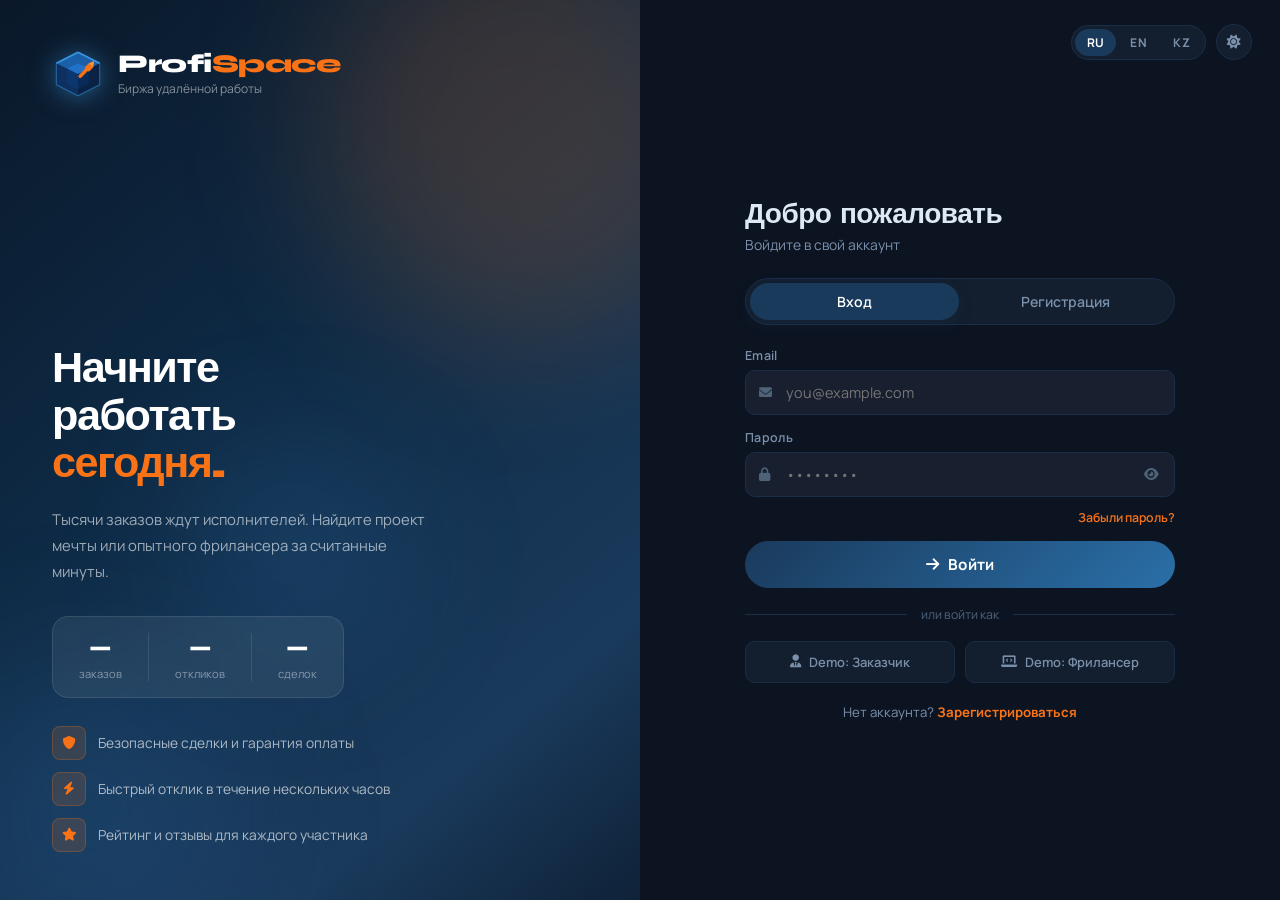
<file: index.html>
<!DOCTYPE html>
<html lang="ru" data-theme="light">
<head>
    <meta charset="UTF-8">
    <meta name="viewport" content="width=device-width, initial-scale=1.0">
    <title>ProfiSpace — Биржа удалённой работы</title>
    <link href="https://fonts.googleapis.com/css2?family=Syne:wght@400;500;600;700;800&family=Manrope:wght@300;400;500;600;700&display=swap" rel="stylesheet">
    <link rel="stylesheet" href="https://cdnjs.cloudflare.com/ajax/libs/font-awesome/6.0.0-beta3/css/all.min.css">
    <link rel="stylesheet" href="style.css">
</head>
<body>
<div class="app-container">

    <header class="header">
        <div class="logo">
            <div class="logo-svg">
                <svg width="48" height="48" viewBox="0 0 48 48" fill="none" xmlns="http://www.w3.org/2000/svg">
                  <!-- Back face -->
                  <polygon points="24,4 44,14 44,34 24,44 4,34 4,14" fill="#0e2a45" stroke="#1a4a7a" stroke-width="0.5"/>
                  <!-- Left face -->
                  <polygon points="4,14 24,24 24,44 4,34" fill="#0d3060"/>
                  <!-- Right face -->
                  <polygon points="44,14 24,24 24,44 44,34" fill="#0a2244"/>
                  <!-- Top face -->
                  <polygon points="4,14 24,4 44,14 24,24" fill="#1a5fa8"/>
                  <!-- Inner left -->
                  <polygon points="14,19 24,24 24,38 14,33" fill="#0d3a72" opacity="0.8"/>
                  <!-- Inner right -->
                  <polygon points="34,19 24,24 24,38 34,33" fill="#0a2d5e" opacity="0.8"/>
                  <!-- Inner top -->
                  <polygon points="14,19 24,14 34,19 24,24" fill="#2271c8" opacity="0.9"/>
                  <!-- Glow edge top-left -->
                  <line x1="4" y1="14" x2="24" y2="4" stroke="#3d9be8" stroke-width="1.2" opacity="0.7"/>
                  <line x1="24" y1="4" x2="44" y2="14" stroke="#3d9be8" stroke-width="1.2" opacity="0.7"/>
                  <!-- Orange arrow -->
                  <polyline points="28,28 34,22 34,26" stroke="#f97316" stroke-width="2.5" stroke-linecap="round" stroke-linejoin="round" fill="none"/>
                  <line x1="28" y1="28" x2="34" y2="22" stroke="#f97316" stroke-width="2.5" stroke-linecap="round"/>
                  <polyline points="34,22 38,22 38,26" stroke="#f97316" stroke-width="2.5" stroke-linecap="round" stroke-linejoin="round" fill="none"/>
                  <!-- Arrow head -->
                  <polygon points="38,18 42,22 38,22" fill="#f97316"/>
                </svg>
            </div>
            <div>
                <h1>Profi<span class="logo-accent">Space</span></h1>
                <p data-i18n="subtitle">Биржа удалённой работы</p>
            </div>
        </div>
        <div class="header-controls">
            <div class="lang-switcher">
                <button class="lang-btn active" data-lang="ru">RU</button>
                <button class="lang-btn" data-lang="en">EN</button>
                <button class="lang-btn" data-lang="kz">KZ</button>
            </div>
            <button class="theme-toggle" id="themeToggle">
                <i class="fas fa-moon" id="themeIcon"></i>
            </button>
            <div class="user-status" id="userStatus">
                <i class="fas fa-sign-in-alt"></i>
                <span data-i18n="loginPrompt">Войдите, чтобы продолжить</span>
            </div>
            <button class="btn-outline" id="loginBtn" style="display:none" onclick="window.location.href='login.html'">
                <i class="fas fa-user-plus"></i>
                <span data-i18n="loginBtn">Вход / Регистрация</span>
            </button>
            <button class="btn-logout" id="logoutBtn" style="display:none" onclick="handleLogout()">
                <i class="fas fa-sign-out-alt"></i>
                <span data-i18n="logout">Выйти</span>
            </button>
        </div>
    </header>

    <!-- Main -->
    <main id="mainContent" style="display:none;">
        <div class="dashboard">
            <aside class="sidebar">
                <div class="profile-card" id="profileCard"></div>
                <nav class="nav-links">
                    <button class="nav-btn active" data-tab="home">
                        <i class="fas fa-home"></i>
                        <span data-i18n="navHome">Главная</span>
                    </button>
                    <button class="nav-btn" data-tab="feed">
                        <i class="fas fa-stream"></i>
                        <span data-i18n="navProjects">Лента заказов</span>
                    </button>
                    <button class="nav-btn" data-tab="myOrders">
                        <i class="fas fa-tasks"></i>
                        <span data-i18n="navMyOrders">Мои заказы</span>
                    </button>
                    <button class="nav-btn" data-tab="myResponses">
                        <i class="fas fa-reply-all"></i>
                        <span data-i18n="navMyResponses">Мои отклики</span>
                    </button>
                    <button class="nav-btn" data-tab="deals">
                        <i class="fas fa-handshake"></i>
                        <span data-i18n="navDeals">Сделки</span>
                    </button>
                </nav>
                <button id="createOrderBtn" class="btn-create">
                    <i class="fas fa-plus-circle"></i>
                    <span data-i18n="createOrder">Создать заказ</span>
                </button>
                <button id="clearOrdersBtn" class="btn-clear">
                    <i class="fas fa-trash-alt"></i>
                    <span data-i18n="clearOrders">Очистить заказы</span>
                </button>
            </aside>

            <div class="content">

                <!-- HOME TAB -->
                <div id="homeTab" class="tab-content active">
                    <div class="hero">
                        <div class="hero-orb orb1"></div>
                        <div class="hero-orb orb2"></div>
                        <div class="hero-orb orb3"></div>
                        <div class="hero-layout">
                        <div class="hero-inner">
                            <div class="hero-badge">
                                <i class="fas fa-bolt"></i>
                                <span data-i18n="heroBadge">Платформа нового поколения</span>
                            </div>
                            <h2 class="hero-title" data-i18n="heroTitle">Будущее фриланса<br>создаётся вместе.</h2>
                            <p class="hero-desc" data-i18n="heroDesc">Технологии меняются, задачи усложняются, но главное остаётся — люди и их сотрудничество. С <strong>ProfiSpace</strong> заказчики, исполнители и идеи объединяются на одной платформе, чтобы превращать задачи в результат.</p>
                            <div class="hero-stats">
                                <div class="hero-stat">
                                    <span class="stat-val" id="statOrders">0</span>
                                    <span class="stat-lbl" data-i18n="statOrders">заказов</span>
                                </div>
                                <div class="stat-sep"></div>
                                <div class="hero-stat">
                                    <span class="stat-val" id="statResponses">0</span>
                                    <span class="stat-lbl" data-i18n="statResponses">откликов</span>
                                </div>
                                <div class="stat-sep"></div>
                                <div class="hero-stat">
                                    <span class="stat-val" id="statDeals">0</span>
                                    <span class="stat-lbl" data-i18n="statDeals">сделок</span>
                                </div>
                            </div>
                            <div class="hero-actions">
                                <button class="btn-primary hero-cta" data-goto="feed">
                                    <i class="fas fa-stream"></i>
                                    <span data-i18n="goToFeed">Перейти к ленте</span>
                                </button>
                                <button class="btn-ghost" id="heroCreateBtn">
                                    <i class="fas fa-plus"></i>
                                    <span data-i18n="createOrder">Создать заказ</span>
                                </button>
                            </div>
                        </div>
                        <div class="hero-right">
                            <div class="hero-right-glow"></div>
                            <svg class="hero-cube-big" width="130" height="130" viewBox="0 0 48 48" fill="none" xmlns="http://www.w3.org/2000/svg">
                              <polygon points="4,14 24,24 24,44 4,34" fill="#0d3060"/>
                              <polygon points="44,14 24,24 24,44 44,34" fill="#0a2244"/>
                              <polygon points="4,14 24,4 44,14 24,24" fill="#1a5fa8"/>
                              <polygon points="14,19 24,24 24,38 14,33" fill="#0d3a72" opacity="0.8"/>
                              <polygon points="34,19 24,24 24,38 34,33" fill="#0a2d5e" opacity="0.8"/>
                              <polygon points="14,19 24,14 34,19 24,24" fill="#2271c8"/>
                              <line x1="4" y1="14" x2="24" y2="4" stroke="#3d9be8" stroke-width="1.5" opacity="0.95"/>
                              <line x1="24" y1="4" x2="44" y2="14" stroke="#3d9be8" stroke-width="1.5" opacity="0.95"/>
                              <line x1="4" y1="14" x2="4" y2="34" stroke="#3d9be8" stroke-width="1" opacity="0.5"/>
                              <line x1="44" y1="14" x2="44" y2="34" stroke="#3d9be8" stroke-width="1" opacity="0.5"/>
                              <line x1="4" y1="34" x2="24" y2="44" stroke="#3d9be8" stroke-width="1" opacity="0.5"/>
                              <line x1="44" y1="34" x2="24" y2="44" stroke="#3d9be8" stroke-width="1" opacity="0.5"/>
                              <polyline points="26,26 34,18" stroke="#f97316" stroke-width="3.2" stroke-linecap="round" fill="none"/>
                              <polygon points="34,14 38,18 34,22 30,18" fill="#f97316"/>
                              <polygon points="34,14 39,12 38,18" fill="#fb923c"/>
                            </svg>
                            <div class="hero-brand-big">
                                <span class="hbb-profi">Profi</span><span class="hbb-space">Space</span>
                            </div>
                        </div>
                        </div>
                    </div><!-- /hero -->

                    <div class="sep">
                        <div class="sep-line"></div>
                        <span class="sep-text" data-i18n="latestOrders">Последние заказы</span>
                        <div class="sep-line"></div>
                    </div>

                    <div id="previewList" class="projects-grid"></div>
                    <div style="text-align:center;margin-top:24px;">
                        <button class="btn-outline" data-goto="feed">
                            <span data-i18n="allOrders">Смотреть все заказы</span>
                            <i class="fas fa-arrow-right"></i>
                        </button>
                    </div>
                </div>

                <!-- FEED TAB -->
                <div id="feedTab" class="tab-content">
                    <div class="feed-header">
                        <div class="feed-title-row">
                            <h3 class="feed-heading">
                                <i class="fas fa-stream"></i>
                                <span data-i18n="navProjects">Лента заказов</span>
                            </h3>
                            <span class="count-badge" id="feedCount">0</span>
                        </div>
                        <div class="search-filter">
                            <div class="search-wrap">
                                <i class="fas fa-search"></i>
                                <input type="text" id="searchOrders" data-i18n-placeholder="searchPlaceholder" placeholder="Поиск по названию...">
                            </div>
                            <select id="categoryFilter">
                                <option value="" data-i18n="catAll">Все категории</option>
                                <option value="Веб-разработка" data-i18n="catWeb">Веб-разработка</option>
                                <option value="Дизайн" data-i18n="catDesign">Дизайн</option>
                                <option value="Маркетинг" data-i18n="catMarketing">Маркетинг</option>
                                <option value="Мобильные приложения" data-i18n="catMobile">Мобильные приложения</option>
                                <option value="Копирайтинг" data-i18n="catCopywriting">Копирайтинг</option>
                            </select>
                        </div>
                    </div>
                    <div id="projectsList" class="projects-grid"></div>
                </div>

                <!-- MY ORDERS TAB -->
                <div id="myOrdersTab" class="tab-content">
                    <div class="tab-header">
                        <h3><i class="fas fa-tasks"></i> <span data-i18n="navMyOrders">Мои заказы</span></h3>
                    </div>
                    <div id="myOrdersList"></div>
                </div>

                <!-- MY RESPONSES TAB -->
                <div id="myResponsesTab" class="tab-content">
                    <div class="tab-header">
                        <h3><i class="fas fa-reply-all"></i> <span data-i18n="navMyResponses">Мои отклики</span></h3>
                    </div>
                    <div id="myResponsesList"></div>
                </div>

                <!-- DEALS TAB -->
                <div id="dealsTab" class="tab-content">
                    <div class="tab-header">
                        <h3><i class="fas fa-handshake"></i> <span data-i18n="navDeals">Сделки</span></h3>
                    </div>
                    <div id="dealsList"></div>
                </div>
            </div>
        </div>
    </main>

    <!-- Create Order Modal -->
    <div id="createOrderModal" class="modal" style="display:none;">
        <div class="modal-content">
            <button class="close">&times;</button>
            <div class="modal-icon"><i class="fas fa-file-alt"></i></div>
            <h3 data-i18n="newOrder">Новый заказ</h3>
            <input type="text" id="orderTitle" data-i18n-placeholder="orderTitlePh" placeholder="Название заказа">
            <select id="orderCategory">
                <option value="Веб-разработка">Веб-разработка</option>
                <option value="Дизайн">Дизайн</option>
                <option value="Маркетинг">Маркетинг</option>
                <option value="Мобильные приложения">Мобильные приложения</option>
                <option value="Копирайтинг">Копирайтинг</option>
            </select>
            <textarea id="orderDescription" rows="4" data-i18n-placeholder="orderDescPh" placeholder="Описание задач..."></textarea>
            <input type="text" id="orderBudget" data-i18n-placeholder="orderBudgetPh" placeholder="Бюджет (₽)">
            <button id="submitOrderBtn" class="btn-primary full">
                <i class="fas fa-paper-plane"></i>
                <span data-i18n="publishOrder">Опубликовать заказ</span>
            </button>
        </div>
    </div>

    <!-- Response Modal -->
    <div id="responseModal" class="modal" style="display:none;">
        <div class="modal-content">
            <button class="close">&times;</button>
            <div class="modal-icon" style="background:linear-gradient(135deg,#10b981,#34d399)"><i class="fas fa-hand-paper"></i></div>
            <h3 data-i18n="responseTitle">Отклик на заказ</h3>
            <p id="responseOrderTitle" class="order-ref"></p>
            <textarea id="responseComment" rows="4" data-i18n-placeholder="responsePh" placeholder="Ваше предложение..."></textarea>
            <input type="text" id="responsePrice" data-i18n-placeholder="responsePricePh" placeholder="Ваша цена">
            <button id="submitResponseBtn" class="btn-primary full">
                <i class="fas fa-paper-plane"></i>
                <span data-i18n="sendResponse">Отправить отклик</span>
            </button>
        </div>
    </div>

    <!-- Chat Modal -->
    <div id="chatModal" class="modal" style="display:none;">
        <div class="modal-content chat-modal">
            <button class="close">&times;</button>
            <h3 class="chat-head"><i class="fas fa-comments"></i> <span data-i18n="chatTitle">Чат:</span> <span id="chatOrderTitle"></span></h3>
            <div id="chatMessages" class="chat-messages"></div>
            <div class="chat-input">
                <input type="text" id="chatInput" data-i18n-placeholder="chatPh" placeholder="Введите сообщение...">
                <button id="sendMessageBtn"><i class="fas fa-paper-plane"></i></button>
            </div>
        </div>
    </div>

    <!-- Review Modal -->
    <div id="reviewModal" class="modal" style="display:none;">
        <div class="modal-content">
            <button class="close">&times;</button>
            <div class="modal-icon" style="background:linear-gradient(135deg,#f59e0b,#fbbf24)"><i class="fas fa-star"></i></div>
            <h3 data-i18n="leaveReview">Оставить отзыв</h3>
            <p class="review-target"><span data-i18n="executor">Исполнитель:</span> <strong id="reviewFreelancerName"></strong></p>
            <div class="rating-stars">
                <span data-rating="1">★</span><span data-rating="2">★</span>
                <span data-rating="3">★</span><span data-rating="4">★</span><span data-rating="5">★</span>
            </div>
            <textarea id="reviewText" rows="3" data-i18n-placeholder="reviewPh" placeholder="Ваш отзыв..."></textarea>
            <button id="submitReviewBtn" class="btn-primary full">
                <i class="fas fa-check"></i>
                <span data-i18n="sendReview">Отправить отзыв</span>
            </button>
        </div>
    </div>
</div>
<script src="script.js"></script>
</body>
</html>
</file>
<file: style.css>
*, *::before, *::after { margin:0; padding:0; box-sizing:border-box; }

/* ── Variables ── */
:root {
    --accent: #f97316;
    --accent-h: #e45f0a;
    --accent-soft: rgba(249,115,22,.1);
    --primary: #1a3a5c;
    --primary-h: #142f4a;
    --bg: #eef2f8;
    --bg-card: #ffffff;
    --bg-input: #f5f8fc;
    --bg-hover: #edf2f9;
    --text: #1a2b40;
    --text-sub: #5c6f87;
    --text-muted: #8a9bb0;
    --border: #dde6f0;
    --border-f: #b0c8e0;
    --shadow-s: 0 1px 4px rgba(0,0,0,.06);
    --shadow-m: 0 4px 20px rgba(0,0,0,.09);
    --shadow-l: 0 20px 50px rgba(0,0,0,.18);
    --r-s: 10px; --r-m: 16px; --r-l: 22px; --r-xl: 30px;
    --tr: .2s ease;
}
[data-theme="dark"] {
    --bg: #0c1422;
    --bg-card: #131e2e;
    --bg-input: #182030;
    --bg-hover: #1a2840;
    --text: #dde8f5;
    --text-sub: #7a90aa;
    --text-muted: #4e6278;
    --border: #1a2e48;
    --border-f: #264565;
    --shadow-s: 0 1px 4px rgba(0,0,0,.35);
    --shadow-m: 0 4px 20px rgba(0,0,0,.45);
    --shadow-l: 0 20px 50px rgba(0,0,0,.7);
}

body {
    font-family: 'Manrope', sans-serif;
    background: var(--bg);
    color: var(--text);
    min-height: 100vh;
    transition: background var(--tr), color var(--tr);
}
h1,h2,h3,h4 { font-family: 'Syne', sans-serif; }

.app-container { max-width: 1440px; margin: 0 auto; padding: 20px; }

/* ── Header ── */
.header {
    background: var(--bg-card);
    border-radius: var(--r-xl);
    padding: 14px 26px;
    display: flex;
    justify-content: space-between;
    align-items: center;
    box-shadow: var(--shadow-s);
    margin-bottom: 22px;
    border: 1px solid var(--border);
    transition: background var(--tr), border-color var(--tr);
}
.logo { display:flex; align-items:center; gap:14px; }
.logo-icon {
    width:42px; height:42px;
    background: linear-gradient(135deg, var(--primary), #2d6fa8);
    border-radius: var(--r-s);
    display:flex; align-items:center; justify-content:center;
    color:#fff; font-size:17px; flex-shrink:0;
}
.logo-svg {
    flex-shrink:0; display:flex; align-items:center; justify-content:center;
    filter: drop-shadow(0 2px 8px rgba(61,155,232,.4));
}
.logo h1 { font-size:1.45rem; font-weight:800; color:var(--primary); line-height:1; letter-spacing:-.5px; }
[data-theme="dark"] .logo h1 { color:var(--text); }
.logo-accent { color:var(--accent); }
.logo p { font-size:.73rem; color:var(--text-sub); margin-top:2px; }

.header-controls { display:flex; align-items:center; gap:10px; flex-wrap:wrap; }

/* Lang */
.lang-switcher {
    display:flex; background:var(--bg); border-radius:40px;
    padding:3px; border:1px solid var(--border); gap:2px;
}
.lang-btn {
    background:none; border:none; padding:5px 13px; border-radius:40px;
    cursor:pointer; font-size:.76rem; font-weight:700; color:var(--text-sub);
    font-family:'Manrope',sans-serif; transition:all var(--tr); letter-spacing:.4px;
}
.lang-btn.active { background:var(--primary); color:#fff; box-shadow:var(--shadow-s); }
.lang-btn:hover:not(.active) { background:var(--bg-hover); color:var(--text); }

/* Theme */
.theme-toggle {
    width:38px; height:38px; border-radius:50%;
    border:1px solid var(--border); background:var(--bg);
    cursor:pointer; display:flex; align-items:center; justify-content:center;
    color:var(--text-sub); font-size:15px; transition:all var(--tr);
}
.theme-toggle:hover { background:var(--bg-hover); color:var(--accent); border-color:var(--accent); transform:rotate(18deg); }

/* User status */
.user-status {
    background:var(--bg); border:1px solid var(--border);
    padding:7px 16px; border-radius:40px; font-size:.83rem;
    color:var(--text-sub); display:flex; align-items:center; gap:7px;
    white-space:nowrap;
}

/* Buttons */
.btn-primary {
    background:var(--primary); border:none; padding:9px 22px;
    border-radius:40px; color:#fff; cursor:pointer; font-weight:600;
    font-family:'Manrope',sans-serif; font-size:.88rem; transition:all var(--tr);
    display:inline-flex; align-items:center; gap:7px;
}
.btn-primary:hover { background:var(--primary-h); transform:translateY(-1px); box-shadow:0 6px 18px rgba(26,58,92,.28); }
.btn-primary.full { width:100%; justify-content:center; margin-top:8px; }

.btn-outline {
    background:transparent; border:1px solid var(--border); padding:8px 18px;
    border-radius:40px; cursor:pointer; font-family:'Manrope',sans-serif;
    font-size:.85rem; color:var(--text); transition:all var(--tr);
    display:inline-flex; align-items:center; gap:7px;
}
.btn-outline:hover { border-color:var(--primary); color:var(--primary); background:var(--accent-soft); }

.btn-ghost {
    background:rgba(255,255,255,.12); border:1px solid rgba(255,255,255,.25);
    padding:9px 22px; border-radius:40px; color:#fff; cursor:pointer;
    font-weight:600; font-family:'Manrope',sans-serif; font-size:.88rem;
    transition:all var(--tr); display:inline-flex; align-items:center; gap:7px;
    backdrop-filter:blur(4px);
}
.btn-ghost:hover { background:rgba(255,255,255,.2); transform:translateY(-1px); }

.btn-accent {
    background:var(--accent); border:none; padding:7px 16px; border-radius:40px;
    color:#fff; cursor:pointer; font-weight:600; font-family:'Manrope',sans-serif;
    font-size:.82rem; transition:all var(--tr); display:inline-flex; align-items:center; gap:6px;
}
.btn-accent:hover { background:var(--accent-h); transform:translateY(-1px); }

.btn-sm { padding:5px 14px !important; font-size:.78rem !important; }

.btn-create {
    width:100%; margin-top:18px;
    background:linear-gradient(135deg,var(--accent),#fb923c);
    border:none; padding:11px 20px; border-radius:40px; color:#fff;
    cursor:pointer; font-weight:700; font-family:'Manrope',sans-serif; font-size:.9rem;
    transition:all var(--tr); display:flex; align-items:center; justify-content:center; gap:8px;
}
.btn-create:hover { box-shadow:0 6px 22px rgba(249,115,22,.38); transform:translateY(-1px); }

/* ── Modal ── */
.modal {
    position:fixed; inset:0; background:rgba(0,0,0,.55);
    display:flex; align-items:center; justify-content:center; z-index:1000;
    backdrop-filter:blur(5px); animation:fadeIn .2s ease;
}
@keyframes fadeIn { from{opacity:0} to{opacity:1} }
.modal-content {
    background:var(--bg-card); border-radius:var(--r-xl);
    max-width:500px; width:92%; padding:32px; position:relative;
    box-shadow:var(--shadow-l); border:1px solid var(--border);
    animation:slideUp .25s ease;
}
@keyframes slideUp { from{transform:translateY(22px);opacity:0} to{transform:translateY(0);opacity:1} }
.modal-icon {
    width:52px; height:52px;
    background:linear-gradient(135deg,var(--primary),#2d6fa8);
    border-radius:var(--r-s); display:flex; align-items:center;
    justify-content:center; font-size:22px; color:#fff; margin-bottom:16px;
}
.modal-content h3 { font-size:1.3rem; font-weight:700; color:var(--text); margin-bottom:5px; }
.modal-sub { font-size:.84rem; color:var(--text-sub); margin-bottom:20px; }
.close {
    position:absolute; right:18px; top:16px; width:32px; height:32px;
    border-radius:50%; border:1px solid var(--border); background:var(--bg);
    cursor:pointer; font-size:18px; color:var(--text-muted);
    display:flex; align-items:center; justify-content:center;
    transition:all var(--tr); line-height:1;
}
.close:hover { background:var(--bg-hover); color:var(--text); transform:rotate(90deg); }
.modal-content input, .modal-content textarea, .modal-content select {
    width:100%; margin:7px 0; padding:11px 16px;
    border:1px solid var(--border); border-radius:var(--r-s);
    font-family:'Manrope',sans-serif; font-size:.9rem;
    background:var(--bg-input); color:var(--text); outline:none;
    transition:border-color var(--tr), background var(--tr);
}
.modal-content input:focus, .modal-content textarea:focus, .modal-content select:focus {
    border-color:var(--border-f); background:var(--bg-card);
    box-shadow:0 0 0 3px rgba(26,58,92,.08);
}

/* Role selector */
.role-selector { display:flex; gap:12px; margin:18px 0; }
.role-btn {
    flex:1; padding:16px 12px; border:2px solid var(--border);
    background:var(--bg-input); border-radius:var(--r-m); cursor:pointer;
    font-weight:600; font-family:'Manrope',sans-serif; font-size:.88rem;
    color:var(--text-sub); display:flex; flex-direction:column; align-items:center; gap:9px;
    transition:all var(--tr);
}
.role-btn i { font-size:22px; }
.role-btn:hover { border-color:var(--primary); color:var(--primary); background:var(--bg-hover); }
.role-btn.active { background:var(--primary); color:#fff; border-color:var(--primary); box-shadow:0 4px 18px rgba(26,58,92,.28); }

/* ── Dashboard ── */
.dashboard { display:grid; grid-template-columns:260px 1fr; gap:22px; align-items:start; }

/* ── Sidebar ── */
.sidebar {
    background:var(--bg-card); border-radius:var(--r-xl); padding:20px;
    position:sticky; top:20px; border:1px solid var(--border);
    box-shadow:var(--shadow-s); transition:background var(--tr), border-color var(--tr);
}
.profile-card { text-align:center; padding-bottom:16px; border-bottom:1px solid var(--border); margin-bottom:14px; }
.avatar {
    width:60px; height:60px;
    background:linear-gradient(135deg,var(--primary),#2a6fa8);
    border-radius:50%; display:flex; align-items:center; justify-content:center;
    font-size:24px; color:#fff; margin:0 auto 10px;
}
.profile-name { font-family:'Syne',sans-serif; font-weight:700; font-size:1rem; color:var(--text); }
.profile-role {
    font-size:.73rem; font-weight:700; color:var(--accent);
    background:var(--accent-soft); display:inline-block;
    padding:4px 12px; border-radius:20px; margin-top:7px; letter-spacing:.3px;
}
.rating { margin-top:7px; color:#f5a623; font-size:.83rem; }

.nav-links { display:flex; flex-direction:column; gap:3px; }
.nav-btn {
    background:none; border:none; text-align:left; padding:10px 14px;
    border-radius:var(--r-s); cursor:pointer; font-size:.87rem;
    font-family:'Manrope',sans-serif; font-weight:500; transition:all var(--tr);
    display:flex; align-items:center; gap:10px; color:var(--text-sub); width:100%;
}
.nav-btn i { width:18px; text-align:center; font-size:14px; }
.nav-btn:hover { background:var(--bg-hover); color:var(--text); }
.nav-btn.active { background:var(--primary); color:#fff; font-weight:600; }

/* ── Tabs ── */
.tab-content { display:none; }
.tab-content.active { display:block; }

.tab-header { margin-bottom:18px; }
.tab-header h3 { font-size:1.1rem; font-weight:700; color:var(--text); display:flex; align-items:center; gap:8px; }
.tab-header h3 i { color:var(--accent); }

/* ════════════════════════════
   HERO
════════════════════════════ */
.hero {
    position:relative; overflow:hidden;
    background:linear-gradient(135deg, var(--primary) 0%, #0e2840 60%, #1a3a5c 100%);
    border-radius:var(--r-xl); padding:52px 48px;
    margin-bottom:32px;
    box-shadow:0 12px 40px rgba(26,58,92,.35);
}
[data-theme="dark"] .hero { background:linear-gradient(135deg,#0a1829 0%,#0e2036 60%,#152a45 100%); }

.hero-orb {
    position:absolute; border-radius:50%;
    filter:blur(60px); pointer-events:none;
}
.orb1 { width:380px; height:380px; background:rgba(249,115,22,.18); top:-100px; right:-80px; }
.orb2 { width:260px; height:260px; background:rgba(45,111,168,.3); bottom:-60px; left:-40px; }
.orb3 { width:180px; height:180px; background:rgba(249,115,22,.1); bottom:30px; right:120px; }

.hero-inner { position:relative; z-index:1; max-width:680px; }

.hero-badge {
    display:inline-flex; align-items:center; gap:7px;
    background:rgba(249,115,22,.2); border:1px solid rgba(249,115,22,.35);
    color:#fb923c; padding:6px 16px; border-radius:40px;
    font-size:.78rem; font-weight:700; letter-spacing:.5px; margin-bottom:22px;
    backdrop-filter:blur(4px);
}
.hero-badge i { font-size:11px; }

.hero-title {
    font-family:'Syne',sans-serif;
    font-size:2.6rem; font-weight:800; line-height:1.12;
    color:#ffffff; margin-bottom:22px; letter-spacing:-1px;
}
@media(max-width:700px){ .hero-title { font-size:1.8rem; } }

.hero-desc {
    font-size:.97rem; color:rgba(255,255,255,.72); line-height:1.75;
    margin-bottom:32px; max-width:580px;
}
.hero-desc strong { color:#fff; font-weight:700; }

.hero-stats {
    display:flex; align-items:center; gap:0;
    background:rgba(255,255,255,.08); border:1px solid rgba(255,255,255,.12);
    border-radius:var(--r-m); padding:18px 28px;
    margin-bottom:30px; backdrop-filter:blur(6px);
    width:fit-content;
}
.hero-stat { text-align:center; padding:0 24px; }
.stat-val { font-family:'Syne',sans-serif; font-size:1.9rem; font-weight:800; color:#fff; display:block; line-height:1; }
.stat-lbl { font-size:.75rem; color:rgba(255,255,255,.55); display:block; margin-top:5px; letter-spacing:.3px; }
.stat-sep { width:1px; height:40px; background:rgba(255,255,255,.15); flex-shrink:0; }

.hero-actions { display:flex; align-items:center; gap:14px; flex-wrap:wrap; }
.hero-cta { background:var(--accent); font-size:.92rem; padding:11px 26px; }
.hero-cta:hover { background:var(--accent-h); box-shadow:0 6px 24px rgba(249,115,22,.45); }

/* ── Separator ── */
.sep {
    display:flex; align-items:center; gap:16px;
    margin-bottom:22px; color:var(--text-muted); font-size:.8rem;
    font-weight:600; letter-spacing:.4px; text-transform:uppercase;
}
.sep-line { flex:1; height:1px; background:var(--border); }
.sep-text { white-space:nowrap; }

/* ── Feed Header ── */
.feed-header { margin-bottom:22px; }
.feed-title-row {
    display:flex; align-items:center; gap:12px; margin-bottom:16px;
}
.feed-heading {
    font-size:1.15rem; font-weight:700; color:var(--text);
    display:flex; align-items:center; gap:9px;
}
.feed-heading i { color:var(--accent); }
.count-badge {
    background:var(--accent); color:#fff;
    font-size:.73rem; font-weight:700; padding:3px 10px;
    border-radius:20px; min-width:26px; text-align:center;
}

.search-filter { display:flex; gap:10px; }
.search-wrap { flex:1; position:relative; display:flex; align-items:center; }
.search-wrap i { position:absolute; left:14px; color:var(--text-muted); font-size:13px; }
#searchOrders {
    width:100%; padding:10px 16px 10px 38px; border:1px solid var(--border);
    border-radius:40px; background:var(--bg-card); color:var(--text);
    font-family:'Manrope',sans-serif; font-size:.87rem; outline:none;
    transition:border-color var(--tr);
}
#searchOrders:focus { border-color:var(--border-f); }
#categoryFilter {
    padding:10px 16px; border:1px solid var(--border); border-radius:40px;
    background:var(--bg-card); color:var(--text); font-family:'Manrope',sans-serif;
    font-size:.87rem; outline:none; cursor:pointer; transition:border-color var(--tr);
}
#categoryFilter:focus { border-color:var(--border-f); }

/* ── Projects Grid ── */
.projects-grid {
    display:grid; grid-template-columns:repeat(auto-fill,minmax(300px,1fr)); gap:16px;
}

/* ── Order Card ── */
.order-card {
    background:var(--bg-card); border-radius:var(--r-l); padding:20px;
    transition:all var(--tr); box-shadow:var(--shadow-s); border:1px solid var(--border);
    position:relative; overflow:hidden;
}
.order-card::before {
    content:''; position:absolute; top:0; left:0; right:0; height:3px;
    background:linear-gradient(90deg,var(--primary),var(--accent));
    opacity:0; transition:opacity var(--tr);
}
.order-card:hover { transform:translateY(-3px); box-shadow:var(--shadow-m); border-color:var(--border-f); }
.order-card:hover::before { opacity:1; }

.cat-badge {
    display:inline-block; font-size:.7rem; font-weight:700; letter-spacing:.4px;
    text-transform:uppercase; color:var(--primary);
    background:rgba(26,58,92,.08); padding:3px 10px; border-radius:20px; margin-bottom:10px;
}
[data-theme="dark"] .cat-badge { background:rgba(26,58,92,.4); color:#7eb3e0; }
.order-title { font-family:'Syne',sans-serif; font-size:1rem; font-weight:700; margin-bottom:8px; color:var(--text); line-height:1.3; }
.order-meta { display:flex; gap:12px; font-size:.76rem; color:var(--text-muted); margin:9px 0; flex-wrap:wrap; }
.order-meta i { margin-right:2px; }
.budget { font-weight:700; color:var(--accent); font-size:.88rem; }
.description { font-size:.83rem; color:var(--text-sub); line-height:1.6; margin:9px 0; display:-webkit-box; -webkit-line-clamp:3; -webkit-box-orient:vertical; overflow:hidden; }
.card-actions { display:flex; justify-content:flex-end; gap:8px; margin-top:13px; flex-wrap:wrap; align-items:center; }

/* Status badges */
.status-badge { display:inline-block; font-size:.7rem; font-weight:700; padding:3px 10px; border-radius:20px; }
.status-open { background:#dcfce7; color:#15803d; }
.status-in_progress { background:#fef9c3; color:#92400e; }
.status-completed { background:#e0e7ff; color:#3730a3; }
[data-theme="dark"] .status-open { background:rgba(21,128,61,.2); color:#4ade80; }
[data-theme="dark"] .status-in_progress { background:rgba(180,83,9,.2); color:#fbbf24; }
[data-theme="dark"] .status-completed { background:rgba(55,48,163,.2); color:#a5b4fc; }

/* ── Deal Card ── */
.deal-card {
    background:var(--bg-card); border-radius:var(--r-l); padding:20px;
    border:1px solid var(--border); margin-bottom:14px;
    box-shadow:var(--shadow-s); transition:background var(--tr), border-color var(--tr);
}
.deal-header { display:flex; justify-content:space-between; align-items:flex-start; margin-bottom:10px; gap:12px; }
.deal-title { font-family:'Syne',sans-serif; font-weight:700; font-size:.97rem; color:var(--text); }
.deal-meta { font-size:.78rem; color:var(--text-sub); margin:5px 0; display:flex; flex-wrap:wrap; gap:12px; }
.deal-amount { font-size:1.05rem; font-weight:700; color:var(--accent); white-space:nowrap; }

/* ── Response Card ── */
.response-card {
    background:var(--bg-card); border-radius:var(--r-m); padding:16px;
    border:1px solid var(--border); margin-bottom:12px; box-shadow:var(--shadow-s);
}
.response-title { font-family:'Syne',sans-serif; font-weight:700; color:var(--text); margin-bottom:5px; }
.response-meta { font-size:.78rem; color:var(--text-muted); margin-bottom:7px; }

/* ── Chat ── */
.chat-modal { max-width:600px; height:520px; display:flex; flex-direction:column; }
.chat-head { font-size:1rem; padding-bottom:14px; border-bottom:1px solid var(--border); display:flex; align-items:center; gap:8px; }
.chat-head i { color:var(--accent); }
.chat-messages { flex:1; overflow-y:auto; padding:14px 4px; display:flex; flex-direction:column; gap:10px; }
.message { max-width:75%; padding:10px 14px; border-radius:18px; background:var(--bg-hover); border:1px solid var(--border); font-size:.85rem; line-height:1.5; }
.message strong { font-size:.76rem; color:var(--text-muted); display:block; margin-bottom:3px; }
.message small { font-size:.68rem; color:var(--text-muted); display:block; margin-top:4px; }
.message.own { align-self:flex-end; background:var(--primary); color:#fff; border-color:transparent; }
.message.own strong, .message.own small { color:rgba(255,255,255,.55); }
.chat-input { display:flex; gap:10px; padding-top:12px; border-top:1px solid var(--border); }
.chat-input input { flex:1; padding:10px 16px; border-radius:40px; border:1px solid var(--border); background:var(--bg-input); color:var(--text); font-family:'Manrope',sans-serif; font-size:.87rem; outline:none; }
.chat-input input:focus { border-color:var(--border-f); }
#sendMessageBtn { width:42px; height:42px; border-radius:50%; border:none; background:var(--primary); color:#fff; cursor:pointer; font-size:14px; display:flex; align-items:center; justify-content:center; transition:all var(--tr); flex-shrink:0; }
#sendMessageBtn:hover { background:var(--primary-h); transform:scale(1.05); }

/* Stars */
.rating-stars { display:flex; gap:6px; margin:14px 0; }
.rating-stars span { font-size:30px; cursor:pointer; color:var(--border); transition:all var(--tr); line-height:1; }
.rating-stars span:hover, .rating-stars span.active { color:#f5a623; transform:scale(1.12); }

.review-target { font-size:.87rem; color:var(--text-sub); margin-bottom:4px; }
.order-ref { font-size:.87rem; color:var(--text-sub); background:var(--bg-input); padding:8px 12px; border-radius:var(--r-s); border:1px solid var(--border); margin-bottom:6px; }

/* Empty */
.empty-state { text-align:center; padding:60px 24px; color:var(--text-muted); }
.empty-state i { font-size:46px; margin-bottom:14px; display:block; opacity:.35; }
.empty-state p { font-size:.88rem; line-height:1.6; }

/* Scrollbar */
::-webkit-scrollbar { width:5px; }
::-webkit-scrollbar-track { background:transparent; }
::-webkit-scrollbar-thumb { background:var(--border); border-radius:3px; }
::-webkit-scrollbar-thumb:hover { background:var(--text-muted); }

/* Responsive */
@media(max-width:900px) { .dashboard { grid-template-columns:1fr; } .sidebar { position:static; } }
@media(max-width:600px) { .header { flex-direction:column; gap:12px; } .header-controls { flex-wrap:wrap; justify-content:center; } .app-container { padding:12px; } .hero { padding:32px 24px; } .hero-stats { padding:14px 18px; } .hero-stat { padding:0 14px; } }

/* ── Clear button ── */
.btn-clear {
    width:100%; margin-top:8px;
    background:transparent;
    border:1px solid rgba(239,68,68,.35);
    padding:9px 20px; border-radius:40px; color:#ef4444;
    cursor:pointer; font-weight:600; font-family:'Manrope',sans-serif; font-size:.85rem;
    transition:all var(--tr); display:flex; align-items:center; justify-content:center; gap:8px;
}
.btn-clear:hover {
    background:rgba(239,68,68,.1);
    border-color:#ef4444;
    box-shadow:0 4px 14px rgba(239,68,68,.2);
    transform:translateY(-1px);
}
[data-theme="dark"] .btn-clear { border-color:rgba(239,68,68,.3); }
[data-theme="dark"] .btn-clear:hover { background:rgba(239,68,68,.15); }

/* ── Hero Layout (2-col) ── */
.hero-layout {
    position: relative; z-index: 1;
    display: grid;
    grid-template-columns: 1fr auto;
    align-items: center;
    gap: 40px;
}
.hero-inner { max-width: 600px; }

/* ── Hero Right Logo ── */
.hero-right {
    display: flex;
    flex-direction: column;
    align-items: center;
    justify-content: center;
    gap: 18px;
    position: relative;
    padding: 20px;
}
.hero-right-glow {
    position: absolute;
    width: 260px; height: 260px;
    background: radial-gradient(circle, rgba(61,155,232,.25) 0%, transparent 70%);
    border-radius: 50%;
    top: 50%; left: 50%;
    transform: translate(-50%, -50%);
    pointer-events: none;
}
.hero-cube-big {
    filter: drop-shadow(0 0 22px rgba(61,155,232,.55)) drop-shadow(0 0 8px rgba(249,115,22,.3));
    animation: cubeFloat 4s ease-in-out infinite;
}
@keyframes cubeFloat {
    0%, 100% { transform: translateY(0); }
    50%       { transform: translateY(-10px); }
}
.hero-brand-big {
    font-family: 'Syne', sans-serif;
    font-size: 2.2rem;
    font-weight: 800;
    letter-spacing: -1px;
    line-height: 1;
    white-space: nowrap;
}
.hbb-profi { color: #ffffff; }
.hbb-space { color: #f97316; }

@media (max-width: 820px) {
    .hero-layout { grid-template-columns: 1fr; }
    .hero-right { display: none; }
}

/* ── Logout button ── */
.btn-logout {
    background: transparent;
    border: 1px solid rgba(239,68,68,.35);
    padding: 7px 16px; border-radius: 40px; cursor: pointer;
    font-family: 'Manrope', sans-serif; font-size: .83rem; font-weight: 600;
    color: #ef4444; transition: all var(--tr);
    display: inline-flex; align-items: center; gap: 7px;
}
.btn-logout:hover { background: rgba(239,68,68,.1); border-color: #ef4444; transform: translateY(-1px); }
</file>
